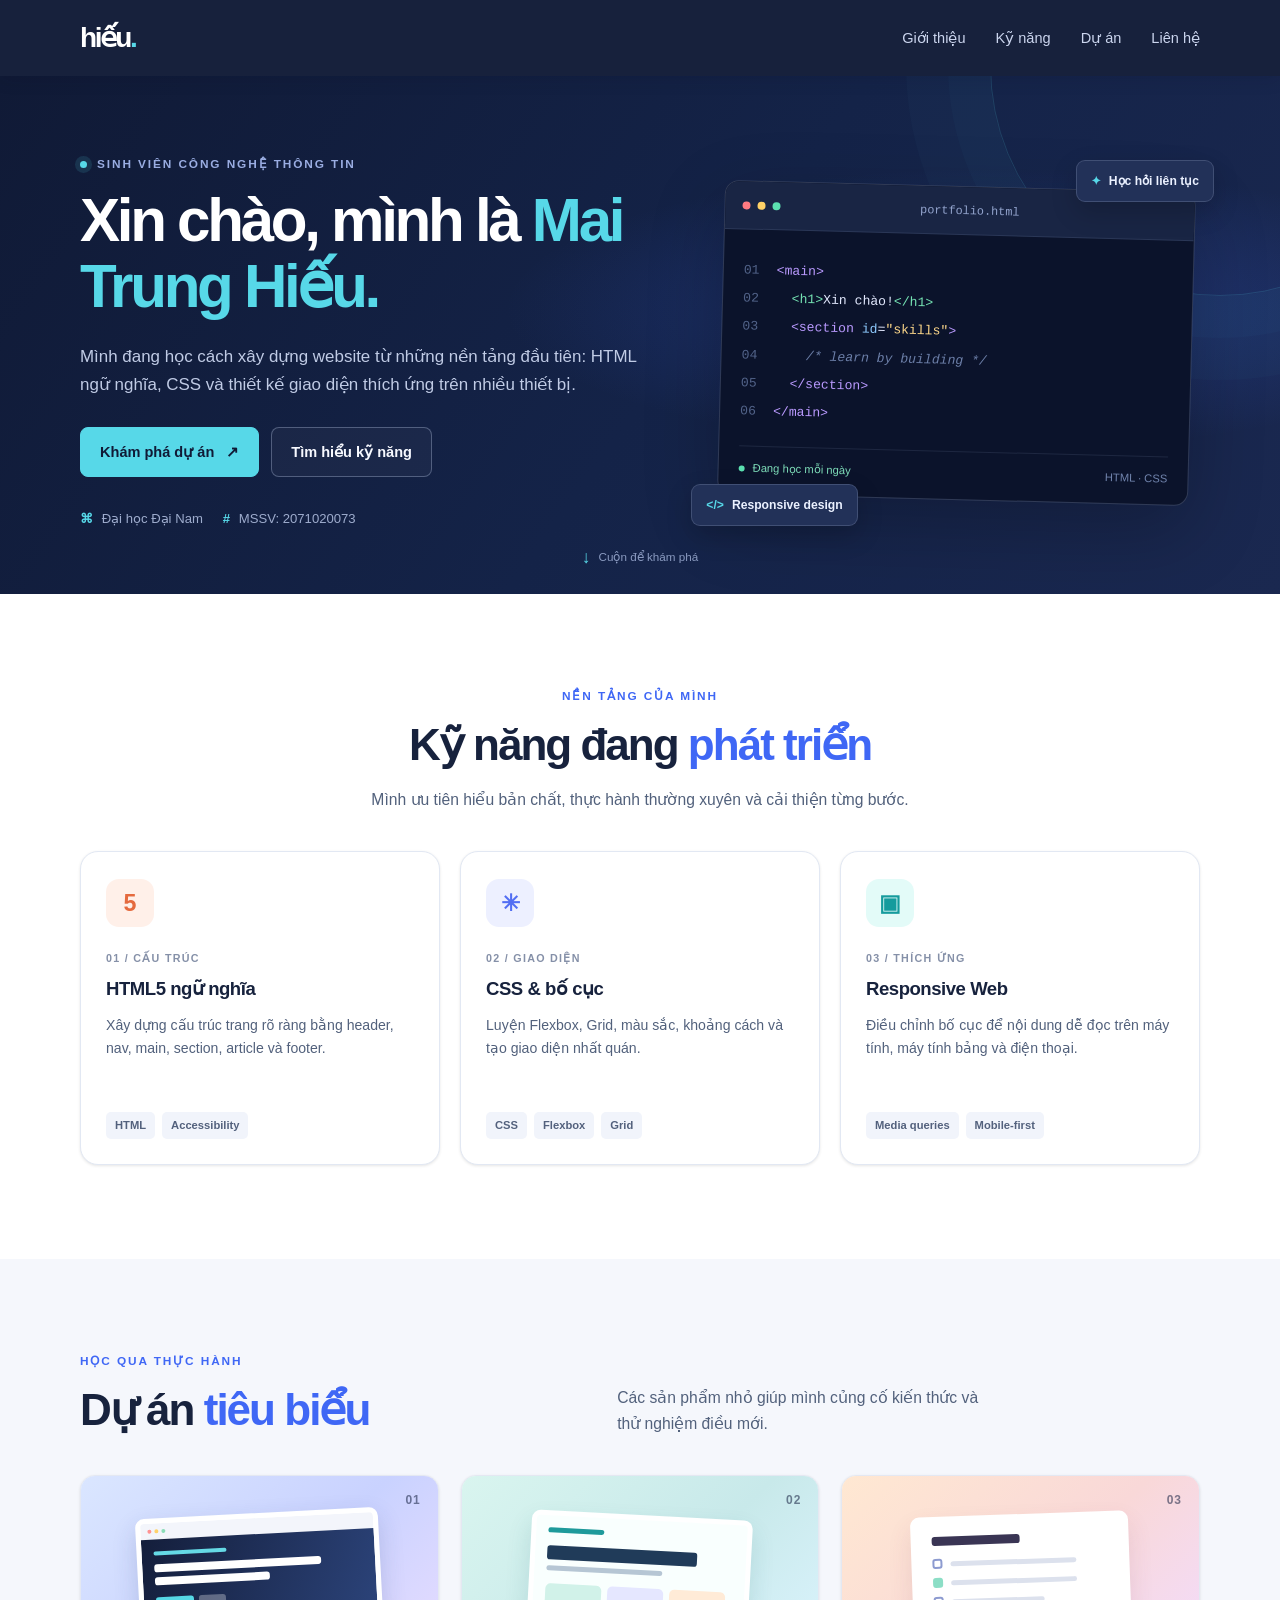
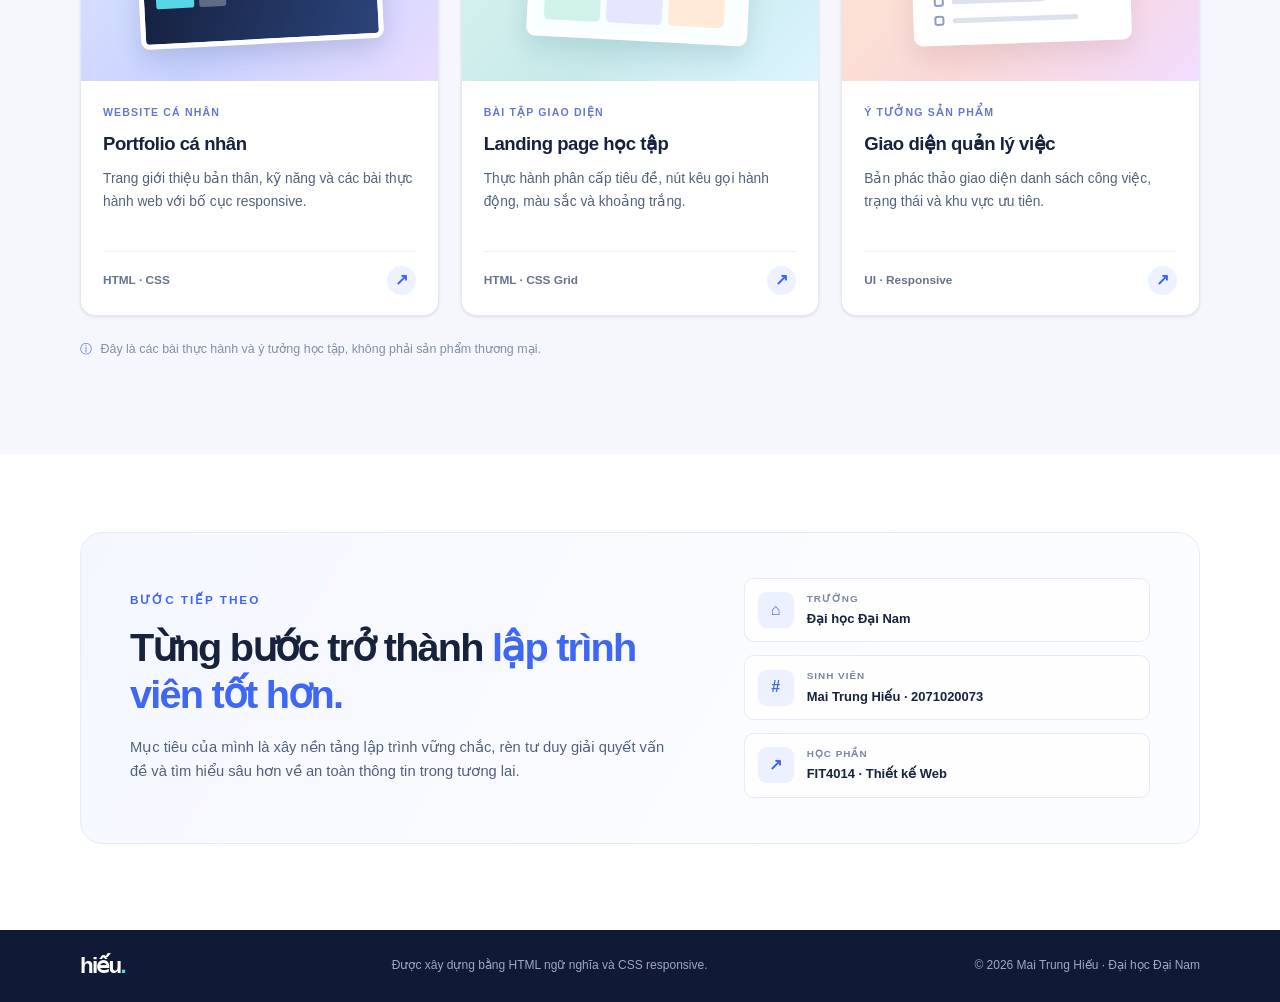
<file: A21_2071020073_MaiTrungHieu/bài 4/index.html>
<!doctype html>
<html lang="vi">
<head>
  <meta charset="utf-8">
  <meta name="viewport" content="width=device-width, initial-scale=1">
  <meta name="description" content="Portfolio cá nhân của Mai Trung Hiếu, sinh viên Công nghệ Thông tin tại Đại học Đại Nam.">
  <meta name="theme-color" content="#101a36">
  <title>Portfolio | Mai Trung Hiếu</title>
  <link rel="stylesheet" href="styles.css">
</head>
<body>
  <header class="site-header">
    <!-- Câu 1: nav là phần tử ngữ nghĩa bao bọc điều hướng. -->
    <nav class="nav" aria-label="Điều hướng chính">
      <div class="container nav__container">
        <a class="nav__logo" href="#trang-chu" aria-label="Mai Trung Hiếu - về đầu trang">hiếu<span>.</span></a>
        <ul class="nav__menu">
          <li><a href="#gioi-thieu">Giới thiệu</a></li>
          <li><a href="#ky-nang">Kỹ năng</a></li>
          <li><a href="#du-an">Dự án</a></li>
          <li><a href="#lien-he">Liên hệ</a></li>
        </ul>
      </div>
    </nav>
  </header>

  <!-- Câu 2: main bao bọc nội dung chính duy nhất của trang. -->
  <main id="trang-chu">
    <!-- Câu 3: section 1/4 — phần giới thiệu (hero). -->
    <section class="hero section" id="gioi-thieu" aria-labelledby="hero-title">
      <div class="container hero__grid">
        <div class="hero__content">
          <p class="eyebrow"><span class="eyebrow__dot"></span> SINH VIÊN CÔNG NGHỆ THÔNG TIN</p>
          <h1 id="hero-title">Xin chào, mình là <span class="accent-text">Mai Trung Hiếu.</span></h1>
          <p class="hero__lead">Mình đang học cách xây dựng website từ những nền tảng đầu tiên: HTML ngữ nghĩa, CSS và thiết kế giao diện thích ứng trên nhiều thiết bị.</p>
          <div class="hero__actions">
            <a class="button button--primary" href="#du-an">Khám phá dự án <span aria-hidden="true">↗</span></a>
            <a class="button button--secondary" href="#ky-nang">Tìm hiểu kỹ năng</a>
          </div>
          <div class="hero__meta" aria-label="Thông tin sinh viên">
            <span><span class="meta-icon" aria-hidden="true">⌘</span> Đại học Đại Nam</span>
            <span><span class="meta-icon" aria-hidden="true">#</span> MSSV: 2071020073</span>
          </div>
        </div>

        <div class="hero__visual" aria-label="Minh họa giao diện lập trình" role="img">
          <div class="code-window">
            <div class="code-window__top"><span></span><span></span><span></span><p>portfolio.html</p></div>
            <div class="code-window__body" aria-hidden="true">
              <p><span class="code-line-no">01</span> <span class="code-purple">&lt;main&gt;</span></p>
              <p><span class="code-line-no">02</span> &nbsp;&nbsp;<span class="code-green">&lt;h1&gt;</span>Xin chào!<span class="code-green">&lt;/h1&gt;</span></p>
              <p><span class="code-line-no">03</span> &nbsp;&nbsp;<span class="code-purple">&lt;section</span> <span class="code-blue">id</span>=<span class="code-yellow">"skills"</span><span class="code-purple">&gt;</span></p>
              <p><span class="code-line-no">04</span> &nbsp;&nbsp;&nbsp;&nbsp;<span class="code-muted">/* learn by building */</span></p>
              <p><span class="code-line-no">05</span> &nbsp;&nbsp;<span class="code-purple">&lt;/section&gt;</span></p>
              <p><span class="code-line-no">06</span> <span class="code-purple">&lt;/main&gt;</span></p>
              <div class="code-window__status"><span class="status-pulse"></span> Đang học mỗi ngày <span>HTML · CSS</span></div>
            </div>
          </div>
          <div class="floating-chip floating-chip--top"><span aria-hidden="true">✦</span> Học hỏi liên tục</div>
          <div class="floating-chip floating-chip--bottom"><span aria-hidden="true">&lt;/&gt;</span> Responsive design</div>
        </div>
      </div>
      <a class="scroll-cue" href="#ky-nang"><span aria-hidden="true">↓</span> Cuộn để khám phá</a>
    </section>

    <!-- Câu 3: section 2/4 — các kỹ năng đang học. -->
    <section class="section skills-section" id="ky-nang" aria-labelledby="skills-title">
      <div class="container">
        <div class="section-heading">
          <p class="eyebrow">NỀN TẢNG CỦA MÌNH</p>
          <h2 id="skills-title">Kỹ năng đang <span class="accent-text">phát triển</span></h2>
          <p>Mình ưu tiên hiểu bản chất, thực hành thường xuyên và cải thiện từng bước.</p>
        </div>
        <!-- Câu 12: display: grid; Câu 13: grid-template-columns. -->
        <div class="skills__grid">
          <div class="skill-card">
            <div class="skill-card__icon skill-card__icon--html" aria-hidden="true">5</div>
            <div class="skill-card__label">01 / CẤU TRÚC</div>
            <h3>HTML5 ngữ nghĩa</h3>
            <p>Xây dựng cấu trúc trang rõ ràng bằng header, nav, main, section, article và footer.</p>
            <div class="skill-card__tags"><span>HTML</span><span>Accessibility</span></div>
          </div>
          <div class="skill-card">
            <div class="skill-card__icon skill-card__icon--css" aria-hidden="true">✳</div>
            <div class="skill-card__label">02 / GIAO DIỆN</div>
            <h3>CSS & bố cục</h3>
            <p>Luyện Flexbox, Grid, màu sắc, khoảng cách và tạo giao diện nhất quán.</p>
            <div class="skill-card__tags"><span>CSS</span><span>Flexbox</span><span>Grid</span></div>
          </div>
          <div class="skill-card">
            <div class="skill-card__icon skill-card__icon--responsive" aria-hidden="true">▣</div>
            <div class="skill-card__label">03 / THÍCH ỨNG</div>
            <h3>Responsive Web</h3>
            <p>Điều chỉnh bố cục để nội dung dễ đọc trên máy tính, máy tính bảng và điện thoại.</p>
            <div class="skill-card__tags"><span>Media queries</span><span>Mobile-first</span></div>
          </div>
        </div>
      </div>
    </section>

    <!-- Câu 3: section 3/4 — dự án thực hành. -->
    <section class="section projects-section" id="du-an" aria-labelledby="projects-title">
      <div class="container">
        <div class="section-heading section-heading--row">
          <div>
            <p class="eyebrow">HỌC QUA THỰC HÀNH</p>
            <h2 id="projects-title">Dự án <span class="accent-text">tiêu biểu</span></h2>
          </div>
          <p>Các sản phẩm nhỏ giúp mình củng cố kiến thức và thử nghiệm điều mới.</p>
        </div>
        <!-- Câu 15: auto-fit + minmax giúp tự động xuống dòng theo chiều rộng. -->
        <div class="projects__grid">
          <!-- Câu 4: article 1/3 — một thẻ dự án độc lập. -->
          <article class="project-card">
            <div class="project-card__visual project-card__visual--portfolio" aria-hidden="true">
              <div class="mini-browser"><div class="mini-browser__bar"><i></i><i></i><i></i></div><div class="mini-browser__content"><span class="mini-kicker"></span><span class="mini-title"></span><span class="mini-title mini-title--short"></span><div class="mini-buttons"><i></i><i></i></div></div></div>
              <span class="project-card__number">01</span>
            </div>
            <div class="project-card__body">
              <div class="project-card__type">WEBSITE CÁ NHÂN</div>
              <h3>Portfolio cá nhân</h3>
              <p>Trang giới thiệu bản thân, kỹ năng và các bài thực hành web với bố cục responsive.</p>
              <div class="project-card__footer"><span>HTML · CSS</span><span class="project-arrow" aria-hidden="true">↗</span></div>
            </div>
          </article>
          <!-- Câu 4: article 2/3 — một thẻ dự án độc lập. -->
          <article class="project-card">
            <div class="project-card__visual project-card__visual--landing" aria-hidden="true">
              <div class="landing-preview"><span class="landing-preview__bar"></span><span class="landing-preview__hero"></span><span class="landing-preview__text"></span><div><i></i><i></i><i></i></div></div>
              <span class="project-card__number">02</span>
            </div>
            <div class="project-card__body">
              <div class="project-card__type">BÀI TẬP GIAO DIỆN</div>
              <h3>Landing page học tập</h3>
              <p>Thực hành phân cấp tiêu đề, nút kêu gọi hành động, màu sắc và khoảng trắng.</p>
              <div class="project-card__footer"><span>HTML · CSS Grid</span><span class="project-arrow" aria-hidden="true">↗</span></div>
            </div>
          </article>
          <!-- Câu 4: article 3/3 — một thẻ dự án độc lập. -->
          <article class="project-card">
            <div class="project-card__visual project-card__visual--tasks" aria-hidden="true">
              <div class="task-preview"><span class="task-preview__title"></span><span class="task-row"><i></i><b></b></span><span class="task-row"><i></i><b></b></span><span class="task-row"><i></i><b></b></span><span class="task-row"><i></i><b></b></span></div>
              <span class="project-card__number">03</span>
            </div>
            <div class="project-card__body">
              <div class="project-card__type">Ý TƯỞNG SẢN PHẨM</div>
              <h3>Giao diện quản lý việc</h3>
              <p>Bản phác thảo giao diện danh sách công việc, trạng thái và khu vực ưu tiên.</p>
              <div class="project-card__footer"><span>UI · Responsive</span><span class="project-arrow" aria-hidden="true">↗</span></div>
            </div>
          </article>
        </div>
        <p class="projects__note"><span aria-hidden="true">ⓘ</span> Đây là các bài thực hành và ý tưởng học tập, không phải sản phẩm thương mại.</p>
      </div>
    </section>

    <!-- Câu 3: section 4/4 — mục tiêu và thông tin liên hệ. -->
    <section class="section contact-section" id="lien-he" aria-labelledby="contact-title">
      <div class="container contact-panel">
        <div class="contact-panel__copy">
          <p class="eyebrow">BƯỚC TIẾP THEO</p>
          <h2 id="contact-title">Từng bước trở thành <span class="accent-text">lập trình viên tốt hơn.</span></h2>
          <p>Mục tiêu của mình là xây nền tảng lập trình vững chắc, rèn tư duy giải quyết vấn đề và tìm hiểu sâu hơn về an toàn thông tin trong tương lai.</p>
        </div>
        <div class="contact-panel__details">
          <div class="contact-detail"><span class="contact-detail__icon" aria-hidden="true">⌂</span><div><small>TRƯỜNG</small><strong>Đại học Đại Nam</strong></div></div>
          <div class="contact-detail"><span class="contact-detail__icon" aria-hidden="true">#</span><div><small>SINH VIÊN</small><strong>Mai Trung Hiếu · 2071020073</strong></div></div>
          <div class="contact-detail"><span class="contact-detail__icon" aria-hidden="true">↗</span><div><small>HỌC PHẦN</small><strong>FIT4014 · Thiết kế Web</strong></div></div>
        </div>
      </div>
    </section>
  </main>

  <!-- Câu 5: footer là chân trang chứa thông tin bản quyền. -->
  <footer class="footer">
    <div class="container footer__inner">
      <a class="nav__logo footer__logo" href="#trang-chu">hiếu<span>.</span></a>
      <p>Được xây dựng bằng HTML ngữ nghĩa và CSS responsive.</p>
      <p>© 2026 Mai Trung Hiếu · Đại học Đại Nam</p>
    </div>
  </footer>
</body>
</html>
</file>
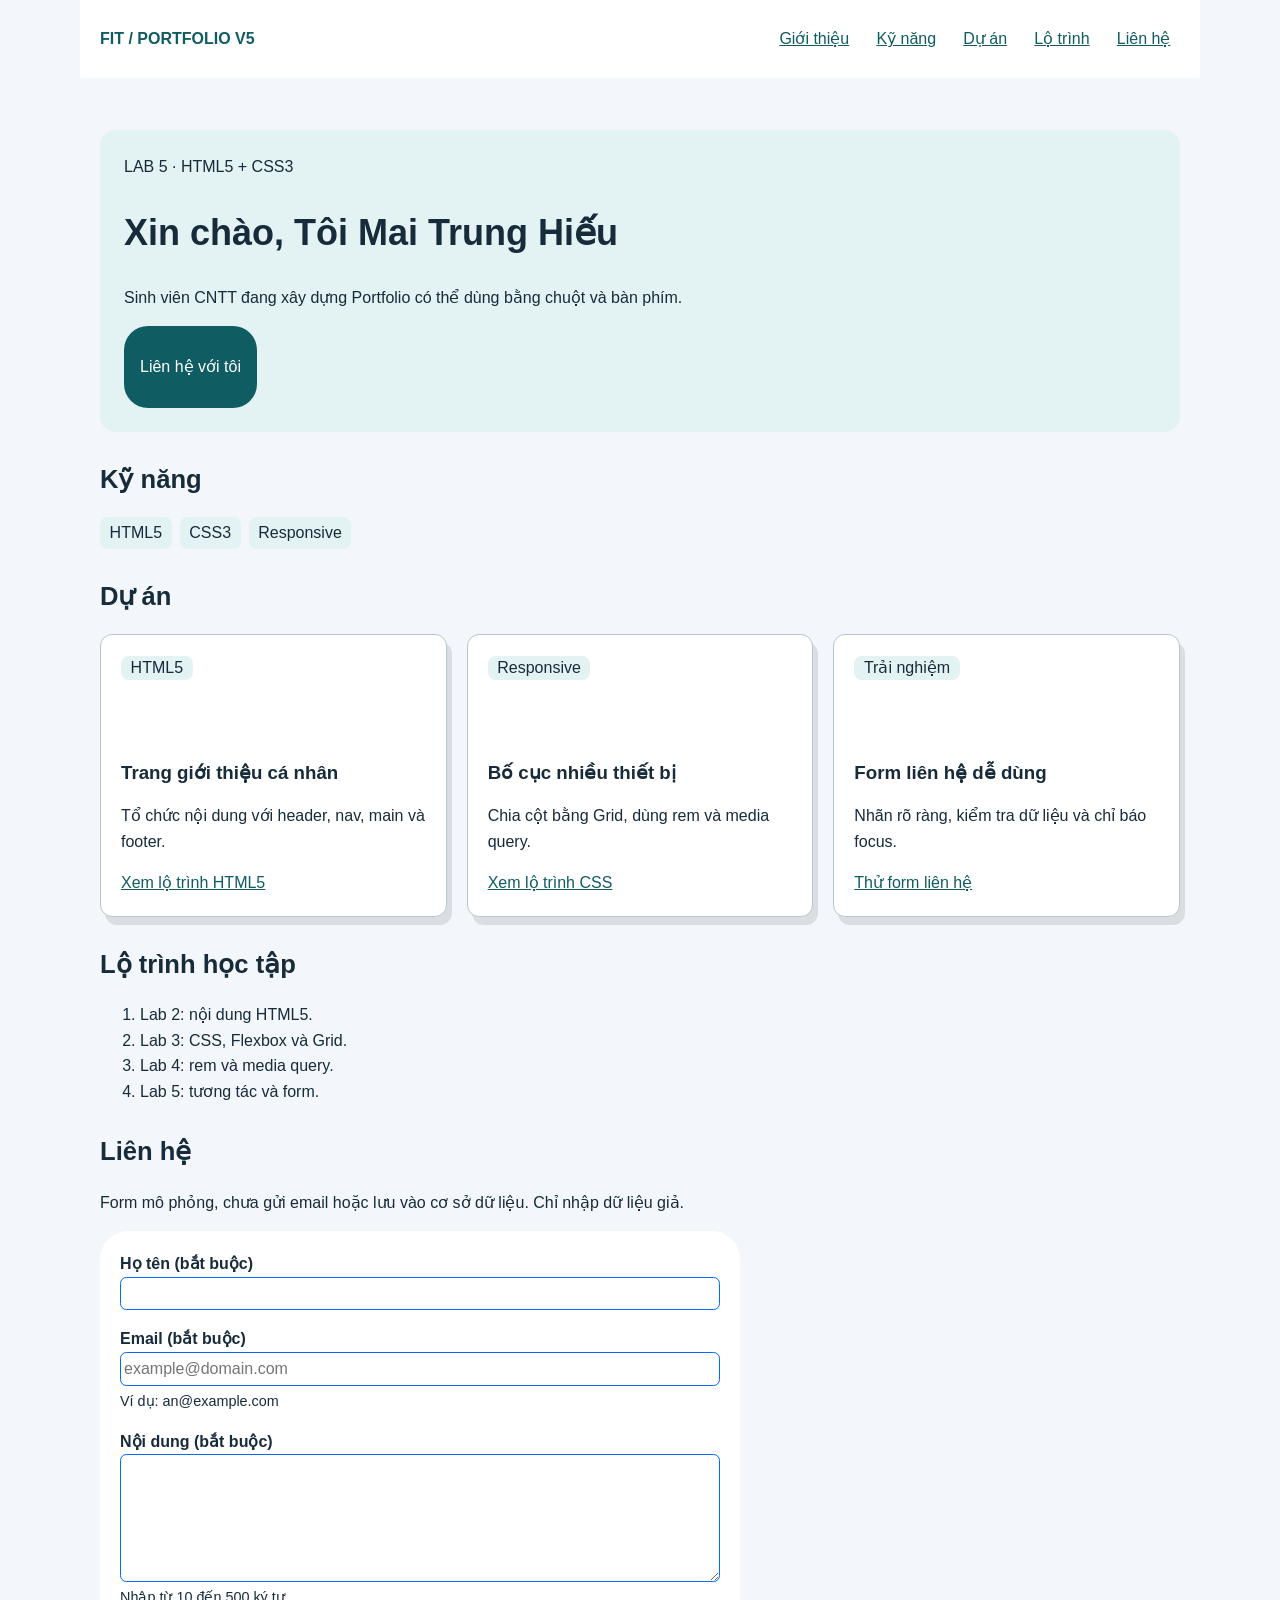
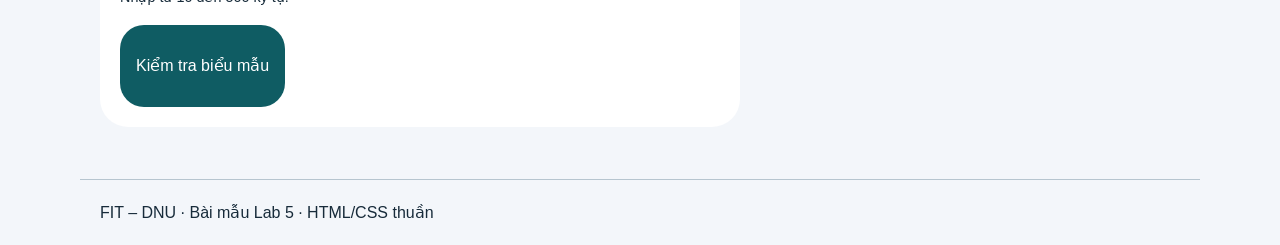
<file: bài tập/Lab5/bai-tap-lab5/index.html>
<!doctype html>
<html lang="vi">

<head>
    <meta charset="utf-8">
    <meta name="viewport" content="width=device-width,initial-scale=1">
    <title>Lab 5 · Portfolio thực hành</title>
    <link rel="stylesheet" href="css/style.css">
</head>

<body>
    <header><a class="brand" href="#gioi-thieu">FIT / PORTFOLIO V5</a>
        <nav class="menu" aria-label="Điều hướng chính">
            <a href="#gioi-thieu">Giới thiệu</a><a href="#ky-nang">Kỹ năng</a>
            <a href="#du-an">Dự án</a><a href="#lo-trinh">Lộ trình</a><a href="#lien-he">Liên hệ</a>
        </nav>
    </header>
    <main>
        <section class="hero" id="gioi-thieu"><span>LAB 5 · HTML5 + CSS3</span>
            <h1>Xin chào, Tôi Mai Trung Hiếu </h1>
            <p>Sinh viên CNTT đang xây dựng Portfolio có thể dùng bằng chuột và bàn phím.</p>
            <a class="button" href="#lien-he">Liên hệ với tôi</a>
        </section>
        <section id="ky-nang">
            <h2>Kỹ năng</h2>
            <ul class="skills">
                <li>HTML5</li>
                <li>CSS3</li>
                <li>Responsive</li>
            </ul>
        </section>
        <section id="du-an">
            <h2>Dự án</h2>
            <div class="project-grid">
                <article class="card"><span class="tag">HTML5</span>
                    <h3>Trang giới thiệu cá nhân</h3>
                    <p>Tổ chức nội dung với header, nav, main và footer.</p><a href="#lo-trinh">Xem lộ trình HTML5</a>
                </article>
                <article class="card"><span class="tag">Responsive</span>
                    <h3>Bố cục nhiều thiết bị</h3>
                    <p>Chia cột bằng Grid, dùng rem và media query.</p><a href="#lo-trinh">Xem lộ trình CSS</a>
                </article>
                <article class="card"><span class="tag">Trải nghiệm</span>
                    <h3>Form liên hệ dễ dùng</h3>
                    <p>Nhãn rõ ràng, kiểm tra dữ liệu và chỉ báo focus.</p><a href="#lien-he">Thử form liên hệ</a>
                </article>
            </div>
        </section>
        <section id="lo-trinh">
            <h2>Lộ trình học tập</h2>
            <ol>
                <li>Lab 2: nội dung HTML5.</li>
                <li>Lab 3: CSS, Flexbox và Grid.</li>
                <li>Lab 4: rem và media query.</li>
                <li>Lab 5: tương tác và form.</li>
            </ol>
        </section>
        <section id="lien-he">
            <h2>Liên hệ</h2>
            <p>Form mô phỏng, chưa gửi email hoặc lưu vào cơ sở dữ liệu. Chỉ nhập dữ liệu giả.</p>
            <form action="ket-qua.html" method="get">
                <div class="form-field">
                    <label for="fullname">Họ tên (bắt buộc)</label><!-- 4.1 -->
                    <input id="fullname" name="fullname" type="text" autocomplete="name" required
                        minlength="2" maxlength="100   "><!-- 4.4 -->
                </div>
                <div class="form-field"><label for="email">Email (bắt buộc)</label>
                    <input id="email" name="email" type="email" placeholder="example@domain.com" autocomplete="email"
                        aria-describedby="email-help"><!-- 4.2; 4.3 -->
                    <p class="help" id="email-help">Ví dụ: an@example.com</p>
                </div>
                <div class="form-field"><label for="message">Nội dung (bắt buộc)</label>
                    <textarea id="message" name="message" rows="4" required minlength="10" maxlength="500"
                        aria-describedby="message-help"></textarea><!-- 4.5; 4.6; 4.7 -->
                    <p class="help" id="message-help">Nhập từ 10 đến 500 ký tự.</p>
                </div>
                <button class="button" type="submit">Kiểm tra biểu mẫu</button><!-- 4.8 -->
            </form>
        </section>
    </main>
    <footer>FIT – DNU · Bài mẫu Lab 5 · HTML/CSS thuần</footer>
</body>

</html>
</file>
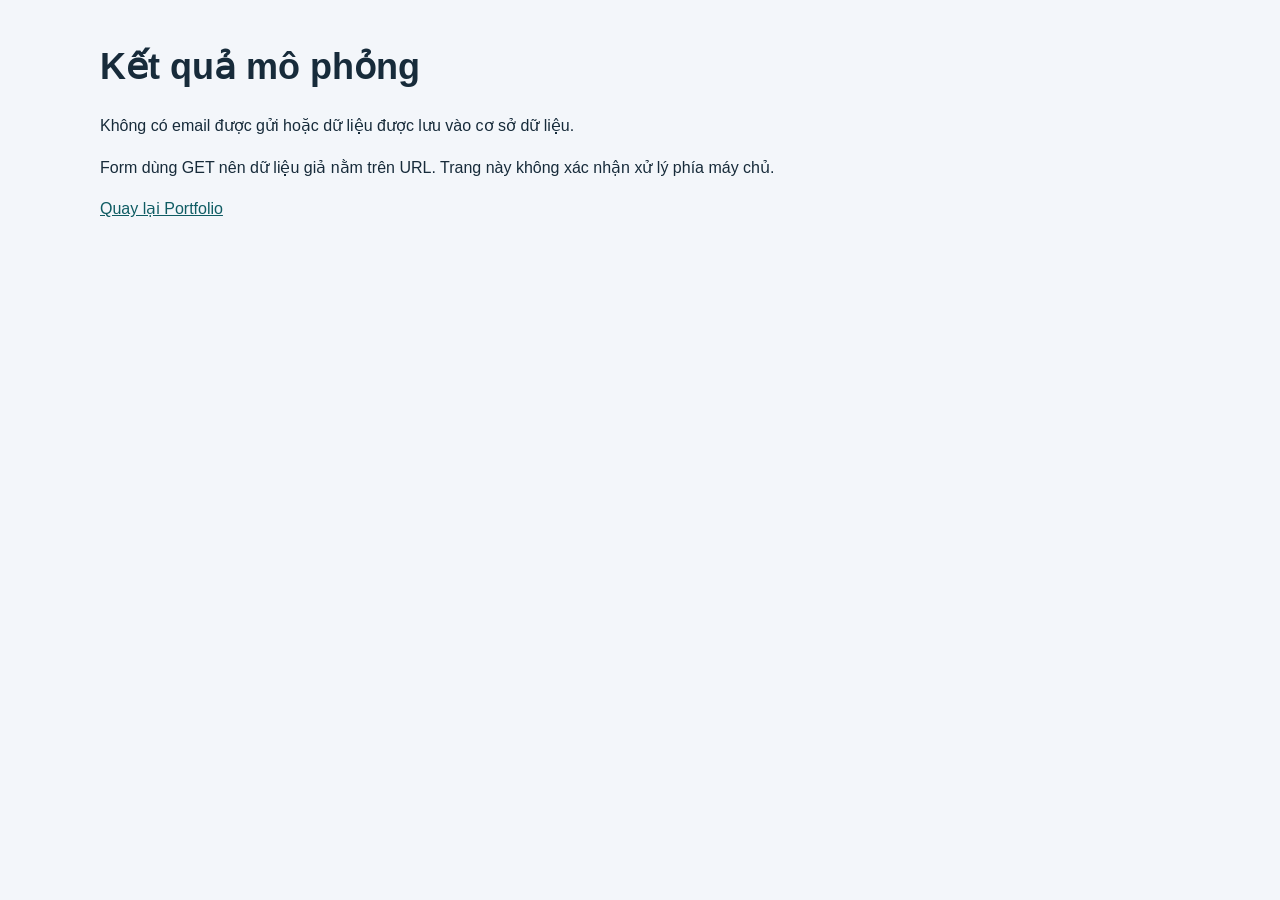
<file: bài tập/Lab5/bai-tap-lab5/ket-qua.html>
<!doctype html>
<html lang="vi">

<head>
    <meta charset="utf-8">
    <meta name="viewport" content="width=device-width,initial-scale=1">
    <title>Kết quả mô phỏng</title>
    <link rel="stylesheet" href="css/style.css">
</head>

<body>
    <main>
        <h1>Kết quả mô phỏng</h1>
        <p>Không có email được gửi hoặc dữ liệu được lưu vào cơ sở dữ liệu.</p>
        <p>Form dùng GET nên dữ liệu giả nằm trên URL. Trang này không xác nhận xử lý phía máy chủ.</p><a
            href="index.html#lien-he">Quay lại Portfolio</a>
    </main>
</body>

</html>
</file>
<file: A21_2071020073_MaiTrungHieu/bài 4/styles.css>
/*
  BÀI THỰC HÀNH SỐ 4 — Portfolio cá nhân
  FIT4014 | Mai Trung Hiếu | MSSV 2071020073
  Breakpoints: tablet <= 768px; mobile <= 480px.
*/

:root {
  --ink: #17223d;
  --ink-soft: #52617c;
  --muted: #7d8aa4;
  --line: #e2e8f3;
  --surface: #ffffff;
  --surface-soft: #f5f7fc;
  --navy: #101a36;
  --navy-light: #1d2b50;
  --blue: #3f67f5;
  --cyan: #57d8e8;
  --purple: #8768f7;
  --radius: 18px;
  --shadow: 0 16px 45px rgba(26, 42, 82, 0.09);
}

/* Câu 6: box-sizing giúp padding và border được tính trong width/height. */
*,
*::before,
*::after {
  box-sizing: border-box;
}

html { scroll-behavior: smooth; scroll-padding-top: 5.5rem; }
body {
  margin: 0;
  font-family: Inter, "Segoe UI", Arial, sans-serif;
  line-height: 1.65;
  color: var(--ink);
  background: var(--surface);
  -webkit-font-smoothing: antialiased;
}
a { color: inherit; }
/* Câu 17: object-fit: cover giữ tỉ lệ ảnh và lấp đầy khung khi dùng ảnh dự án. */
img { max-width: 100%; display: block; object-fit: cover; }
svg { max-width: 100%; display: block; }
button, input, textarea { font: inherit; }
::selection { color: #fff; background: var(--blue); }
.container { width: min(1120px, calc(100% - 48px)); margin-inline: auto; }
.section { padding-block: 94px; }

/* Navigation */
.site-header { position: sticky; top: 0; z-index: 20; background: rgba(16, 26, 54, 0.97); box-shadow: 0 2px 18px rgba(4, 12, 34, 0.12); }
.nav { color: #fff; }
.nav__container {
  min-height: 76px;
  display: flex; /* Câu 7: flex xếp các phần tử trên cùng một hàng. */
  justify-content: space-between; /* Câu 8: phân bổ khoảng trống trên trục chính. */
  align-items: center;
  gap: 24px;
}
.nav__logo { color: #fff; font-size: 1.75rem; line-height: 1; letter-spacing: -0.08em; font-weight: 850; text-decoration: none; }
.nav__logo span { color: var(--cyan); }
.nav__menu { list-style: none; display: flex; align-items: center; gap: 30px; margin: 0; padding: 0; }
.nav__menu a { display: inline-block; color: #cbd5ee; font-size: 0.91rem; text-decoration: none; transition: color 180ms ease; }
.nav__menu a:hover { color: #fff; }
.nav__menu a:focus-visible, .nav__logo:focus-visible, .button:focus-visible { outline: 3px solid var(--cyan); outline-offset: 4px; border-radius: 4px; }

/* Hero */
.hero {
  position: relative;
  overflow: hidden;
  color: #fff;
  padding: 5rem 1rem 4rem; /* Câu 9: khoảng đệm bên trong phần hero. */
  background: radial-gradient(ellipse at 78% 45%, rgba(63, 103, 245, 0.26), transparent 35%), linear-gradient(125deg, #101a36 0%, #142348 53%, #1a2850 100%);
}
.hero::before { content: ""; position: absolute; width: 460px; height: 460px; right: -170px; top: -240px; border: 1px solid rgba(87, 216, 232, 0.16); border-radius: 50%; box-shadow: 0 0 0 42px rgba(87, 216, 232, 0.025), 0 0 0 84px rgba(87, 216, 232, 0.02); }
.hero__grid { position: relative; z-index: 1; display: grid; grid-template-columns: minmax(0, 1.08fr) minmax(360px, 0.92fr); align-items: center; gap: 62px; }
.eyebrow { margin: 0 0 15px; color: var(--blue); font-size: 0.74rem; line-height: 1.4; letter-spacing: 0.16em; font-weight: 800; }
.hero .eyebrow { color: #9aade2; display: flex; align-items: center; gap: 10px; }
.eyebrow__dot { width: 7px; height: 7px; border-radius: 50%; background: var(--cyan); box-shadow: 0 0 0 5px rgba(87, 216, 232, 0.12); }
.hero h1 { max-width: 650px; margin: 0 0 0.75rem; /* Câu 10: khoảng cách dưới tiêu đề. */ font-size: clamp(2.65rem, 4.7vw, 4.25rem); line-height: 1.1; letter-spacing: -0.055em; font-weight: 800; }
.accent-text { color: var(--blue); }
.hero .accent-text { color: var(--cyan); }
.hero__lead { max-width: 570px; margin: 23px 0 28px; color: #c0cbe5; font-size: 1.06rem; }
.hero__actions { display: flex; align-items: center; flex-wrap: wrap; gap: 12px; }
.button { min-height: 48px; display: inline-flex; justify-content: center; align-items: center; gap: 12px; padding: 12px 19px; border-radius: 8px; font-size: 0.91rem; font-weight: 750; text-decoration: none; transition: transform 180ms ease, background-color 180ms ease, border-color 180ms ease; }
.button:hover { transform: translateY(-2px); }
.button--primary { color: #101a36; background: var(--cyan); border: 1px solid var(--cyan); }
.button--primary:hover { background: #89eaf3; border-color: #89eaf3; }
.button--secondary { color: #f7f9ff; border: 1px solid rgba(210, 221, 250, 0.3); background: rgba(255, 255, 255, 0.035); }
.button--secondary:hover { border-color: rgba(210, 221, 250, 0.75); }
.hero__meta { margin-top: 31px; display: flex; flex-wrap: wrap; gap: 20px; color: #9eaccd; font-size: 0.82rem; }
.meta-icon { color: var(--cyan); margin-right: 5px; font-weight: 800; }
.hero__visual { position: relative; min-width: 0; padding: 26px 8px; }
.code-window { overflow: hidden; border: 1px solid rgba(195, 213, 255, 0.2); border-radius: 14px; background: #0b132b; box-shadow: 0 25px 75px rgba(0, 0, 0, 0.23); transform: rotate(1.5deg); }
.code-window__top { position: relative; display: flex; gap: 7px; align-items: center; height: 48px; padding: 0 17px; background: #192544; border-bottom: 1px solid rgba(195, 213, 255, 0.1); }
.code-window__top > span { width: 8px; height: 8px; background: #ff7a82; border-radius: 50%; }
.code-window__top > span:nth-child(2) { background: #ffd166; }
.code-window__top > span:nth-child(3) { background: #5be0b0; }
.code-window__top p { margin: 0 auto; padding-right: 25px; color: #93a4cd; font: 0.74rem Consolas, monospace; }
.code-window__body { padding: 27px 20px 17px; color: #e4eaff; font: 0.82rem/2.15 Consolas, "Courier New", monospace; }
.code-window__body p { margin: 0; white-space: nowrap; }
.code-line-no { display: inline-block; width: 25px; color: #526389; user-select: none; }
.code-purple { color: #ba9aff; }
.code-green { color: #76e4b4; }
.code-blue { color: #8fcbff; }
.code-yellow { color: #ffd98b; }
.code-muted { color: #6c7fa8; font-style: italic; }
.code-window__status { display: flex; align-items: center; gap: 8px; margin-top: 20px; padding-top: 14px; border-top: 1px solid rgba(195, 213, 255, 0.1); color: #7eddb9; font: 0.7rem/1.4 "Segoe UI", Arial, sans-serif; }
.code-window__status span:last-child { margin-left: auto; color: #7184ad; }
.status-pulse { width: 6px; height: 6px; border-radius: 50%; background: #5be0b0; }
.floating-chip { position: absolute; display: flex; align-items: center; gap: 8px; padding: 10px 14px; color: #ebf1ff; background: #223158; border: 1px solid rgba(213, 225, 255, 0.17); border-radius: 9px; box-shadow: 0 10px 26px rgba(0,0,0,0.18); font-size: 0.76rem; font-weight: 650; }
.floating-chip span { color: var(--cyan); font-weight: 850; }
.floating-chip--top { top: 0; right: -14px; }
.floating-chip--bottom { bottom: 0; left: -22px; }
.scroll-cue { position: absolute; bottom: 22px; left: 50%; transform: translateX(-50%); display: flex; align-items: center; gap: 8px; color: #8b9bc1; font-size: 0.73rem; text-decoration: none; }
.scroll-cue span { color: var(--cyan); font-size: 1.1rem; }

/* Shared section headings */
.section-heading { max-width: 710px; margin: 0 auto 38px; text-align: center; }
.section-heading h2, .contact-panel h2 { margin: 0; font-size: clamp(2rem, 3.5vw, 2.75rem); line-height: 1.2; letter-spacing: -0.045em; }
.section-heading > p:last-child { margin: 15px auto 0; color: var(--ink-soft); font-size: 0.98rem; }

/* Skills */
.skills-section { background: var(--surface); }
/* Câu 12: grid bật lưới. Câu 13: định nghĩa ba cột trên desktop. */
.skills__grid { display: grid; grid-template-columns: repeat(3, 1fr); gap: 20px; }
.skill-card { padding: 27px 25px 25px; border: 1px solid var(--line); border-radius: var(--radius); background: #fff; box-shadow: 0 1px 3px rgba(0,0,0,0.1); /* Câu 14: đổ bóng nhẹ. */ transition: transform 180ms ease, box-shadow 180ms ease, border-color 180ms ease; }
.skill-card:hover { transform: translateY(-4px); border-color: #cbd6fa; box-shadow: var(--shadow); }
.skill-card__icon { width: 48px; height: 48px; display: grid; place-items: center; margin-bottom: 23px; border-radius: 13px; font-size: 1.45rem; font-weight: 850; }
.skill-card__icon--html { color: #e56a3e; background: #fff0e9; }
.skill-card__icon--css { color: #526ef3; background: #edf0ff; }
.skill-card__icon--responsive { color: #159b9d; background: #e3fbf8; }
.skill-card__label { margin-bottom: 7px; color: #8590a8; font-size: 0.67rem; font-weight: 800; letter-spacing: 0.12em; }
.skill-card h3 { margin: 0 0 9px; font-size: 1.16rem; letter-spacing: -0.025em; }
.skill-card p { min-height: 77px; margin: 0; color: var(--ink-soft); font-size: 0.88rem; }
.skill-card__tags { display: flex; flex-wrap: wrap; gap: 7px; margin-top: 21px; }
.skill-card__tags span { padding: 4px 9px; color: #53617d; background: #f1f4fb; border-radius: 5px; font-size: 0.7rem; font-weight: 650; }

/* Projects */
.projects-section { background: var(--surface-soft); }
.section-heading--row { max-width: none; display: flex; align-items: end; justify-content: space-between; gap: 30px; text-align: left; }
.section-heading--row h2 { max-width: 530px; }
.section-heading--row > p { max-width: 365px; margin: 0 0 5px; color: var(--ink-soft); font-size: 0.94rem; }
/* Câu 15: tự động chia cột, mỗi cột tối thiểu 300px và tối đa 1fr. */
.projects__grid { display: grid; grid-template-columns: repeat(auto-fit, minmax(300px, 1fr)); gap: 22px; }
.project-card { overflow: hidden; /* Câu 16: ẩn phần tràn, giữ góc ảnh/card gọn gàng. */ background: #fff; border: 1px solid #e4e8f2; border-radius: 15px; box-shadow: 0 1px 3px rgba(0,0,0,0.1); transition: transform 180ms ease, box-shadow 180ms ease; }
.project-card:hover, .project-card:focus-within { transform: translateY(-5px); box-shadow: 0 16px 32px rgba(27, 42, 81, 0.12); }
.project-card__visual { position: relative; height: 205px; overflow: hidden; display: grid; place-items: center; }
.project-card__visual--portfolio { background: linear-gradient(135deg, #dae6ff, #c9d2ff 55%, #e9ddff); }
.project-card__visual--landing { background: linear-gradient(135deg, #d9f5ef, #c8e9ea 56%, #dcf4ff); }
.project-card__visual--tasks { background: linear-gradient(135deg, #ffe8d2, #f9d8d8 55%, #f2dcff); }
.project-card__number { position: absolute; top: 15px; right: 17px; color: rgba(18, 30, 62, 0.55); font-size: 0.75rem; font-weight: 850; letter-spacing: 0.08em; }
.mini-browser { width: 68%; overflow: hidden; border: 5px solid #fff; border-radius: 9px; background: #fff; box-shadow: 0 10px 24px rgba(42, 59, 118, 0.18); transform: rotate(-3deg); }
.mini-browser__bar { height: 16px; display: flex; align-items: center; gap: 3px; padding: 0 7px; background: #f3f5fb; }
.mini-browser__bar i { width: 4px; height: 4px; border-radius: 50%; background: #ff9292; }
.mini-browser__bar i:nth-child(2) { background: #ffd26b; }
.mini-browser__bar i:nth-child(3) { background: #8cdeb9; }
.mini-browser__content { min-height: 105px; padding: 12px; background: linear-gradient(110deg, #141e3b, #2c447b); }
.mini-kicker, .mini-title, .mini-buttons i { display: block; border-radius: 3px; }
.mini-kicker { width: 35%; height: 4px; margin-bottom: 9px; background: #65d9e5; }
.mini-title { width: 80%; height: 8px; margin-bottom: 5px; background: #fff; }
.mini-title--short { width: 55%; }
.mini-buttons { display: flex; gap: 5px; margin-top: 12px; }
.mini-buttons i { width: 38px; height: 12px; background: #56d7e5; }
.mini-buttons i + i { width: 27px; background: rgba(255,255,255,0.3); }
.landing-preview { width: 62%; padding: 12px; border: 5px solid #fff; border-radius: 9px; background: #f9fffe; box-shadow: 0 12px 24px rgba(24, 99, 104, 0.14); transform: rotate(3deg); }
.landing-preview__bar { display: block; width: 30%; height: 5px; margin-bottom: 13px; background: #1f9a9b; border-radius: 5px; }
.landing-preview__hero { display: block; width: 80%; height: 14px; margin-bottom: 6px; border-radius: 3px; background: #203b59; }
.landing-preview__text { display: block; width: 62%; height: 5px; background: #b6c6d4; border-radius: 3px; }
.landing-preview > div { display: flex; gap: 6px; margin-top: 13px; }
.landing-preview > div i { width: 30%; height: 36px; border-radius: 5px; background: #d1f2e9; }
.landing-preview > div i:nth-child(2) { background: #e5e7ff; }
.landing-preview > div i:nth-child(3) { background: #ffebd7; }
.task-preview { width: 61%; padding: 15px 16px; border: 5px solid #fff; border-radius: 9px; background: #fff; box-shadow: 0 12px 24px rgba(124, 67, 81, 0.12); transform: rotate(-2deg); }
.task-preview__title { display: block; width: 50%; height: 9px; margin-bottom: 13px; border-radius: 3px; background: #3a3554; }
.task-row { display: flex; align-items: center; gap: 8px; margin-top: 9px; }
.task-row i { width: 10px; height: 10px; border: 2px solid #8d9bd0; border-radius: 3px; }
.task-row:nth-child(3) i { background: #8cdec6; border-color: #8cdec6; }
.task-row b { width: 72%; height: 5px; border-radius: 3px; background: #dce1ed; }
.task-row:nth-child(4) b { width: 53%; }
.project-card__body { padding: 23px 22px 20px; }
.project-card__type { margin-bottom: 8px; color: #6478cf; font-size: 0.66rem; font-weight: 850; letter-spacing: 0.11em; }
.project-card__body h3 { margin: 0 0 8px; font-size: 1.16rem; letter-spacing: -0.025em; }
.project-card__body p { min-height: 64px; margin: 0; color: var(--ink-soft); font-size: 0.86rem; }
.project-card__footer { display: flex; align-items: center; justify-content: space-between; margin-top: 19px; padding-top: 14px; border-top: 1px solid #edf0f7; color: #65738d; font-size: 0.74rem; font-weight: 700; }
.project-arrow { display: grid; width: 29px; height: 29px; place-items: center; color: var(--blue); border-radius: 50%; background: #eef1ff; font-size: 1rem; }
.projects__note { margin: 23px 0 0; color: #8290a7; font-size: 0.78rem; }
.projects__note span { color: var(--blue); margin-right: 5px; }

/* Contact / learning goal */
.contact-section { padding-top: 78px; padding-bottom: 86px; background: #fff; }
.contact-panel { display: grid; grid-template-columns: minmax(0, 1.15fr) minmax(280px, 0.85fr); align-items: center; gap: 64px; padding: 45px 49px; border: 1px solid #e7ebf7; border-radius: 22px; background: linear-gradient(120deg, #f5f7ff, #fbfcff 70%); }
.contact-panel h2 { font-size: clamp(1.9rem, 3.1vw, 2.5rem); }
.contact-panel__copy > p:last-child { max-width: 570px; margin: 16px 0 0; color: var(--ink-soft); font-size: 0.92rem; }
.contact-panel__details { display: grid; gap: 13px; }
.contact-detail { display: flex; align-items: center; gap: 13px; padding: 12px 13px; border: 1px solid #e6eaf4; border-radius: 10px; background: rgba(255,255,255,0.78); }
.contact-detail__icon { flex: 0 0 36px; width: 36px; height: 36px; display: grid; place-items: center; color: var(--blue); background: #edf0ff; border-radius: 9px; font-weight: 800; }
.contact-detail small { display: block; margin-bottom: 1px; color: #7a87a1; font-size: 0.62rem; font-weight: 800; letter-spacing: 0.1em; }
.contact-detail strong { display: block; color: var(--ink); font-size: 0.81rem; overflow-wrap: anywhere; }

/* Footer */
.footer { padding: 25px 0; background: var(--navy); color: #9aa8c8; }
.footer__inner { display: flex; align-items: center; justify-content: space-between; gap: 20px; }
.footer__logo { font-size: 1.4rem; }
.footer p { margin: 0; font-size: 0.75rem; }

/* Keyboard accessibility */
:focus-visible { outline: 3px solid #3673ff; outline-offset: 3px; }

/* Câu 18: breakpoint tablet — chuyển các vùng rộng sang bố cục thoáng hơn. */
@media (max-width: 768px) {
  .container { width: min(100% - 36px, 660px); }
  .section { padding-block: 72px; }
  .nav__container { min-height: auto; padding-block: 17px; flex-direction: column; gap: 14px; }
  .nav__menu { justify-content: center; flex-wrap: wrap; gap: 10px 23px; }
  .hero { padding-top: 66px; padding-bottom: 78px; }
  .hero__grid { grid-template-columns: 1fr; gap: 32px; }
  .hero__content { max-width: 650px; }
  .hero h1 { max-width: 620px; font-size: clamp(2.6rem, 7vw, 3.65rem); }
  .hero__lead { max-width: 650px; }
  .hero__visual { width: min(100%, 510px); margin-inline: auto; }
  .floating-chip--top { right: -2px; }
  .floating-chip--bottom { left: -4px; }
  .scroll-cue { display: none; }
  .skills__grid { grid-template-columns: repeat(2, minmax(0, 1fr)); }
  .skill-card p { min-height: 0; }
  .section-heading--row { align-items: start; flex-direction: column; gap: 10px; }
  .section-heading--row > p { max-width: 520px; }
  .projects__grid { grid-template-columns: repeat(auto-fit, minmax(270px, 1fr)); }
  .contact-panel { grid-template-columns: 1fr; gap: 28px; padding: 34px; }
  .contact-panel__details { grid-template-columns: repeat(2, minmax(0, 1fr)); }
  .contact-detail:last-child { grid-column: 1 / -1; }
  .footer__inner { flex-wrap: wrap; justify-content: center; text-align: center; }
}

/* Câu 19: breakpoint mobile — thu nhỏ chữ, xếp nav và card thành một cột. */
@media (max-width: 480px) {
  .container { width: calc(100% - 32px); }
  .section { padding-block: 57px; }
  .nav__container { flex-direction: column; gap: 13px; }
  .nav__menu { width: 100%; gap: 8px 16px; }
  .nav__menu a { font-size: 0.82rem; }
  .hero { padding-top: 52px; padding-bottom: 56px; }
  .hero__grid { gap: 20px; }
  .hero h1 { font-size: clamp(2.25rem, 11vw, 3rem); }
  .hero__lead { margin-top: 17px; font-size: 0.95rem; }
  .hero__actions { align-items: stretch; flex-direction: column; }
  .button { width: 100%; }
  .hero__meta { gap: 9px 14px; font-size: 0.75rem; }
  .hero__visual { padding: 21px 0; }
  .code-window__body { padding: 20px 12px 13px; font-size: 0.66rem; }
  .code-window__top { height: 40px; }
  .code-window__status { font-size: 0.62rem; }
  .floating-chip { padding: 8px 10px; font-size: 0.66rem; }
  .floating-chip--top { right: -3px; }
  .floating-chip--bottom { left: -2px; }
  .section-heading { margin-bottom: 27px; }
  .section-heading h2, .contact-panel h2 { font-size: 2rem; }
  .skills__grid { grid-template-columns: 1fr; }
  .skill-card { padding: 23px 21px; }
  .skill-card__icon { margin-bottom: 17px; }
  .projects__grid { grid-template-columns: 1fr; gap: 17px; }
  .project-card__visual { height: 190px; }
  .project-card__body p { min-height: 0; }
  .contact-panel { padding: 25px 20px; border-radius: 16px; }
  .contact-panel__details { grid-template-columns: 1fr; }
  .contact-detail:last-child { grid-column: auto; }
  .footer__inner { flex-direction: column; gap: 9px; }
}

/* Tôn trọng tùy chọn giảm chuyển động của hệ điều hành. */
@media (prefers-reduced-motion: reduce) {
  html { scroll-behavior: auto; }
  *, *::before, *::after { transition-duration: 0.01ms !important; animation-duration: 0.01ms !important; animation-iteration-count: 1 !important; }
}
</file>
<file: bài tập/Lab5/bai-tap-lab5/css/style.css>
/* LAB 5: chi thay cac o trong co ma 1.1 den 5.6.
   Base responsive tu Lab 4 da hoan thanh. Khong xoa @media. */
:root {
  --bg: #f3f6fa;
  --text: #172b3a;
  --primary: #0f5c63;
  --hover: #083e43;
  --soft: #e3f2f2;
  --focus: #b34500;
  --line: #b6c5cf;
}

* {
  box-sizing: border-box;
}

html {
  font-size: 100%;
}

body {
  margin: 0;
  font-family: Arial, sans-serif;
  line-height: 1.6;
  color: var(--text);
  background: var(--bg);
}

a {
  color: var(--primary);
}

h1,
h2,
h3 {
  line-height: 1.25;
}

h1 {
  font-size: 2.25rem;
}

h2 {
  font-size: 1.6rem;
}

header,
main,
footer {
  max-width: 70rem;
  margin: auto;
  padding: 1.25rem;
}

header {
  background: white;
  display: flex;
  flex-wrap: wrap;
  align-items: center;
  justify-content: space-between;
  gap: 1rem;
}

.brand {
  font-weight: bold;
  text-decoration: none;
}

.menu {
  display: flex;
  flex-wrap: wrap;
  gap: .5rem;
}

.menu a {
  display: inline-block;
  padding: .4rem .6rem;
  border-radius: .4rem;
}

section {
  margin-block: 2rem;
  scroll-margin-top: 1rem;
}

.hero {
  background: var(--soft);
  padding: 1.5rem;
  border-radius: 1rem;
}

.skills {
  display: flex;
  flex-wrap: wrap;
  gap: .5rem;
  padding: 0;
  list-style: none;
}

.skills li,
.tag {
  background: var(--soft);
  padding: .2rem .6rem;
  border-radius: .5rem;
}

.project-grid {
  display: grid;
  grid-template-columns: 1fr;
  gap: 1.25rem;
}

.card {
  min-width: 0;
  border: 1px solid var(--line);
  border-radius: 1.75rem;
  padding: 1.25rem;
  background: white;
  overflow-wrap: anywhere;
}

.card h3 {
  margin-top: 5rem;
}

.card a {
  display: inline-block;
}

.button {
  display: inline-block;
  padding: 1.75rem 1rem;
  border: 0;
  background: var(--primary);
  color: white;
  border-radius: 1.5rem;
  cursor: pointer;
  text-decoration: none;
}

form {
  max-width: 40rem;
  background: white;
  border-radius: 1.75rem;
  padding: 1.25rem;
}

.form-field {
  margin-bottom: 1rem;
}

label {
  display: block;
  font-weight: bold;
}

.help {
  font-size: .9rem;
  margin: .25rem 0 0;
}

input,
textarea {
  display: block;
  border: 1px solid #006aff;
  border-radius: .4rem;
}

textarea {
  min-height: 8rem;
}

footer {
  border-top: 1px solid var(--line);
}

@media (min-width:48rem) {
  .project-grid {
    grid-template-columns: repeat(2, minmax(0, 1fr));
  }
}

@media (min-width:64rem) {
  .project-grid {
    grid-template-columns: repeat(3, minmax(0, 1fr));
  }
}

/* NHIEM VU 1: focus va menu. Khong xoa outline mac dinh. */
 focus-visible,
/* 1.1 */
.card {
  background: #fff;
  border-radius: 12px;
  overflow: hidden;
  box-shadow:  5px 8px rgba(0, 0, 0, 0.1);
  transition: transform 180ms ease,
              box-shadow 180ms ease;
}

.card:hover,
.card:focus-within {
  transform: translateY(4px);
  box-shadow: 0 12px 24px rgba(15, 23, 42, 0.15);
}
button:focus-visible,
input:focus-visible,
textarea:focus-visible {
  width: 100%;
box-sizing: border-box;
transition: border-color 180ms ease,
            box-shadow 180ms ease;
            .form__group input:focus,
.form__group textarea:focus {
  outline: none;
  border-color: #2563eb;
  box-shadow: 9px 3px rgba(37, 99, 235, 0.15);
}

.form__group input:user-invalid,
.form__group textarea:user-invalid {
  border-color: #dc2626;
}
  width: 100%;
box-sizing: border-box;
transition: border-color 180ms ease,
            box-shadow 180ms ease;
  outline-style: solid;
  /* 1.2 */
  outline-width: 5px;
  /* 1.3 */
  outline-color: var(--primary);
  /* 1.4 */
  outline-offset: 5px;
  /* 1.5 */
}

.menu a:hover {
  background: var(--soft );
}

/* 1.6 */
/* NHIEM VU 2: button */
.button {
  transition: background-color,
    /* 2.1 */
    180ms ,
    /* 2.2 */
    ease,
    /* 2.3 */
    transform 180ms   ease;
}

.button:hover {
  .btn:hover:not(:disabled) {
  background-color: #1d4ed8;
  transform: translateY(3px);
  box-shadow: 0 8px 18px rgba(37, 99, 235, 0.22);
}

.btn:active:not(:disabled) {
  transform: translateY(0);
}
  background: var(--focus);
}

/* 2.4 */
.button:background:var(--focus) {
  /* 2.5 */
  transform: translateY(2px);
  /* 2.6 */
}

/* NHIEM VU 3: card va link */
.card {
  transition: transform 
    /* 3.1 */
    180ms ease;
}

/* 3.2 */
.card:hover {
  /* 3.3 */
  transform: translateY(2px );
  /* 3.4; 3.5 */
}

.card:focus-within {
  transform: translateY(2px);
}

/* 3.6 */
/* NHIEM VU 4 nam trong index.html. */
/* NHIEM VU 5: form */
input,
textarea {
  width: 100%;
  /* 5.1 */
  box-sizing: border-box;
  /* 5.2 */
  padding: 3px;
  /* 5.3 */
  min-width: 0;
  /* 5.4 */
}

textarea {
  resize: vertical  ;
}

/* 5.5 */
input,
textarea,
button {
  font: inherit;
}

/* 5.6 */
</file>
